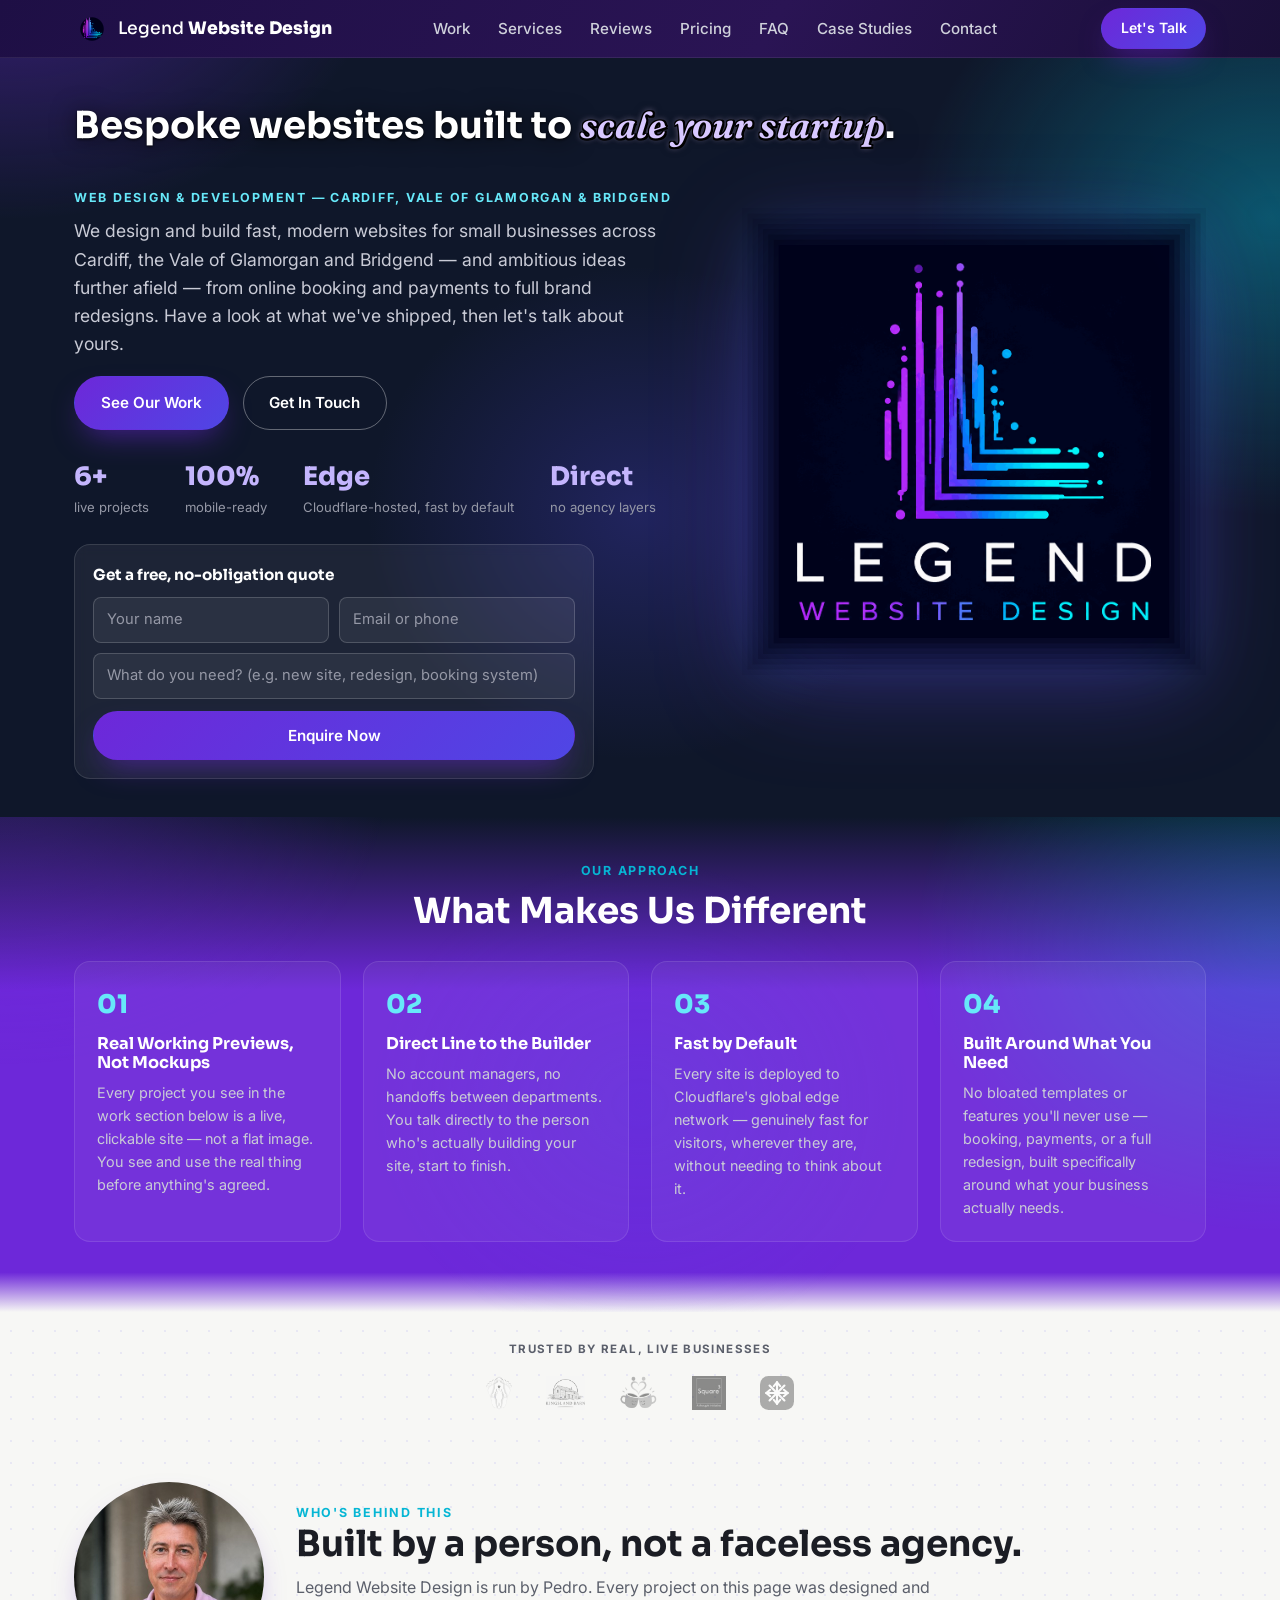
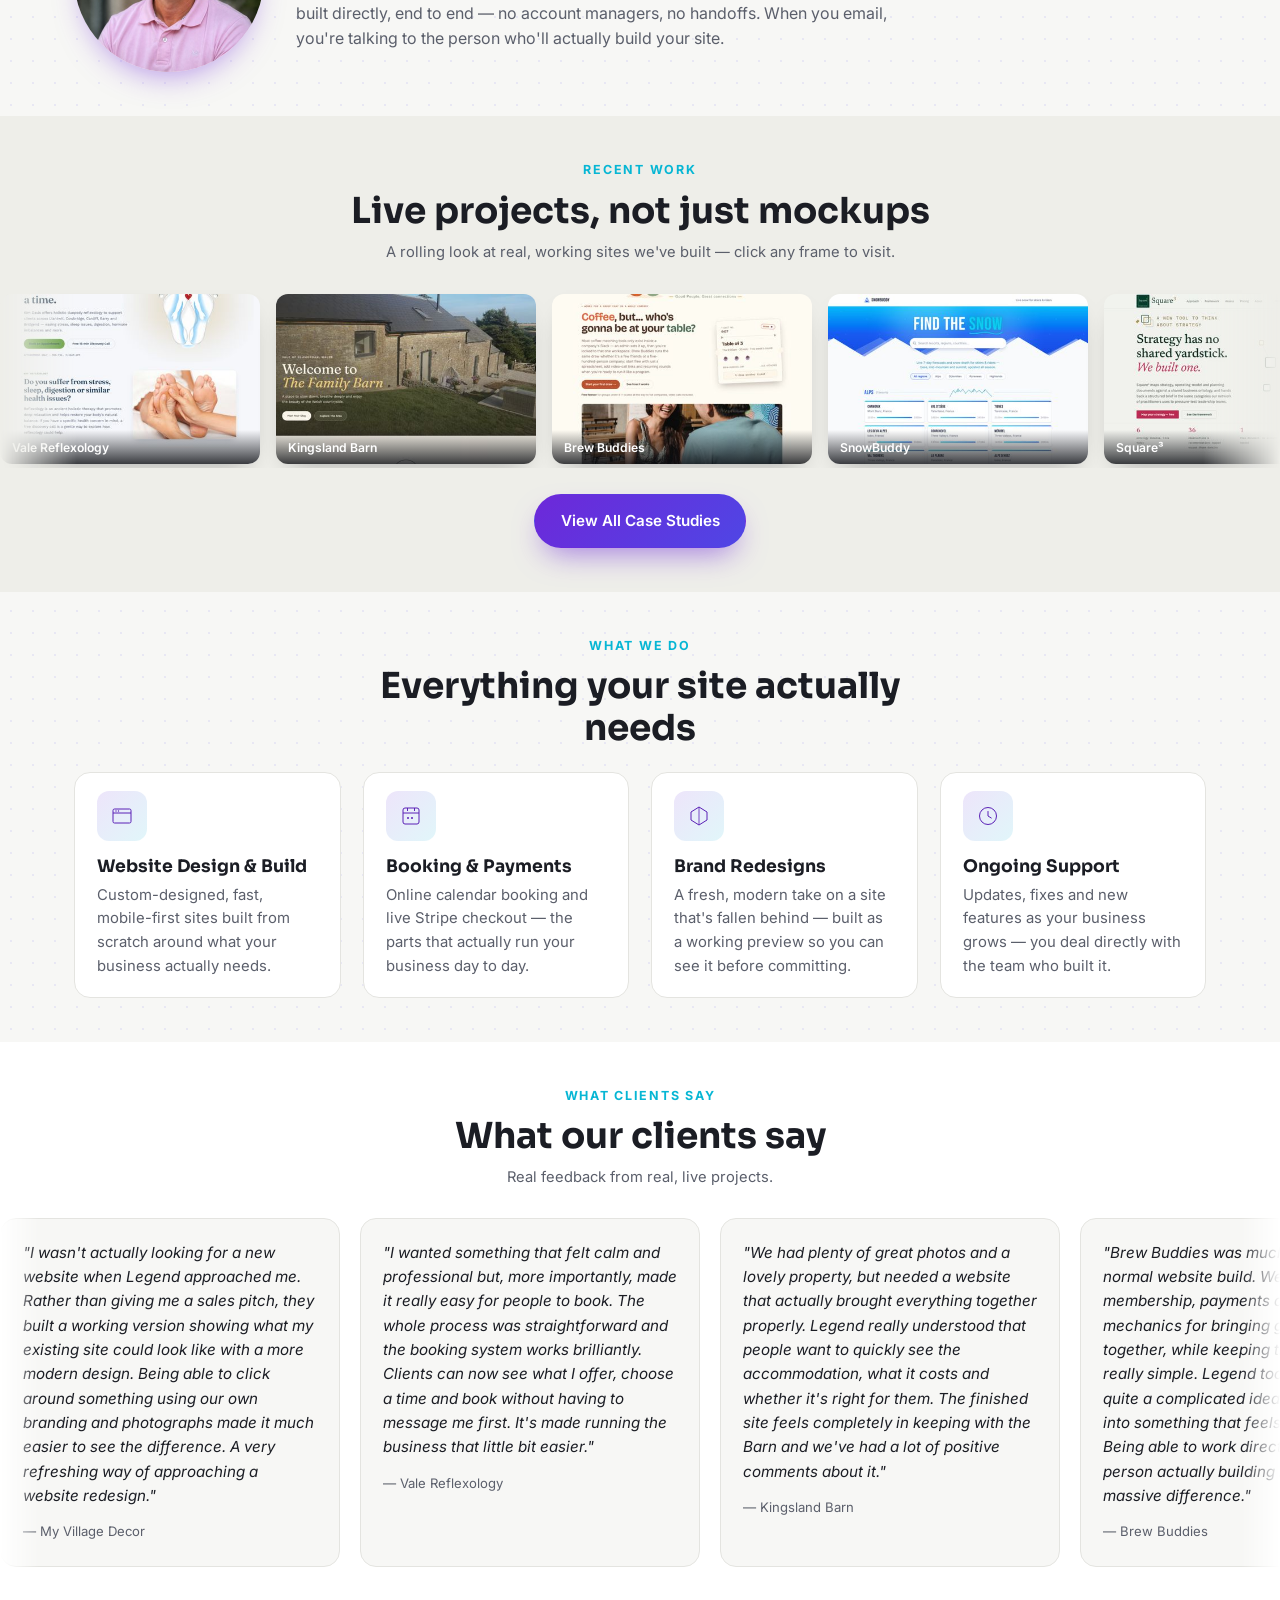
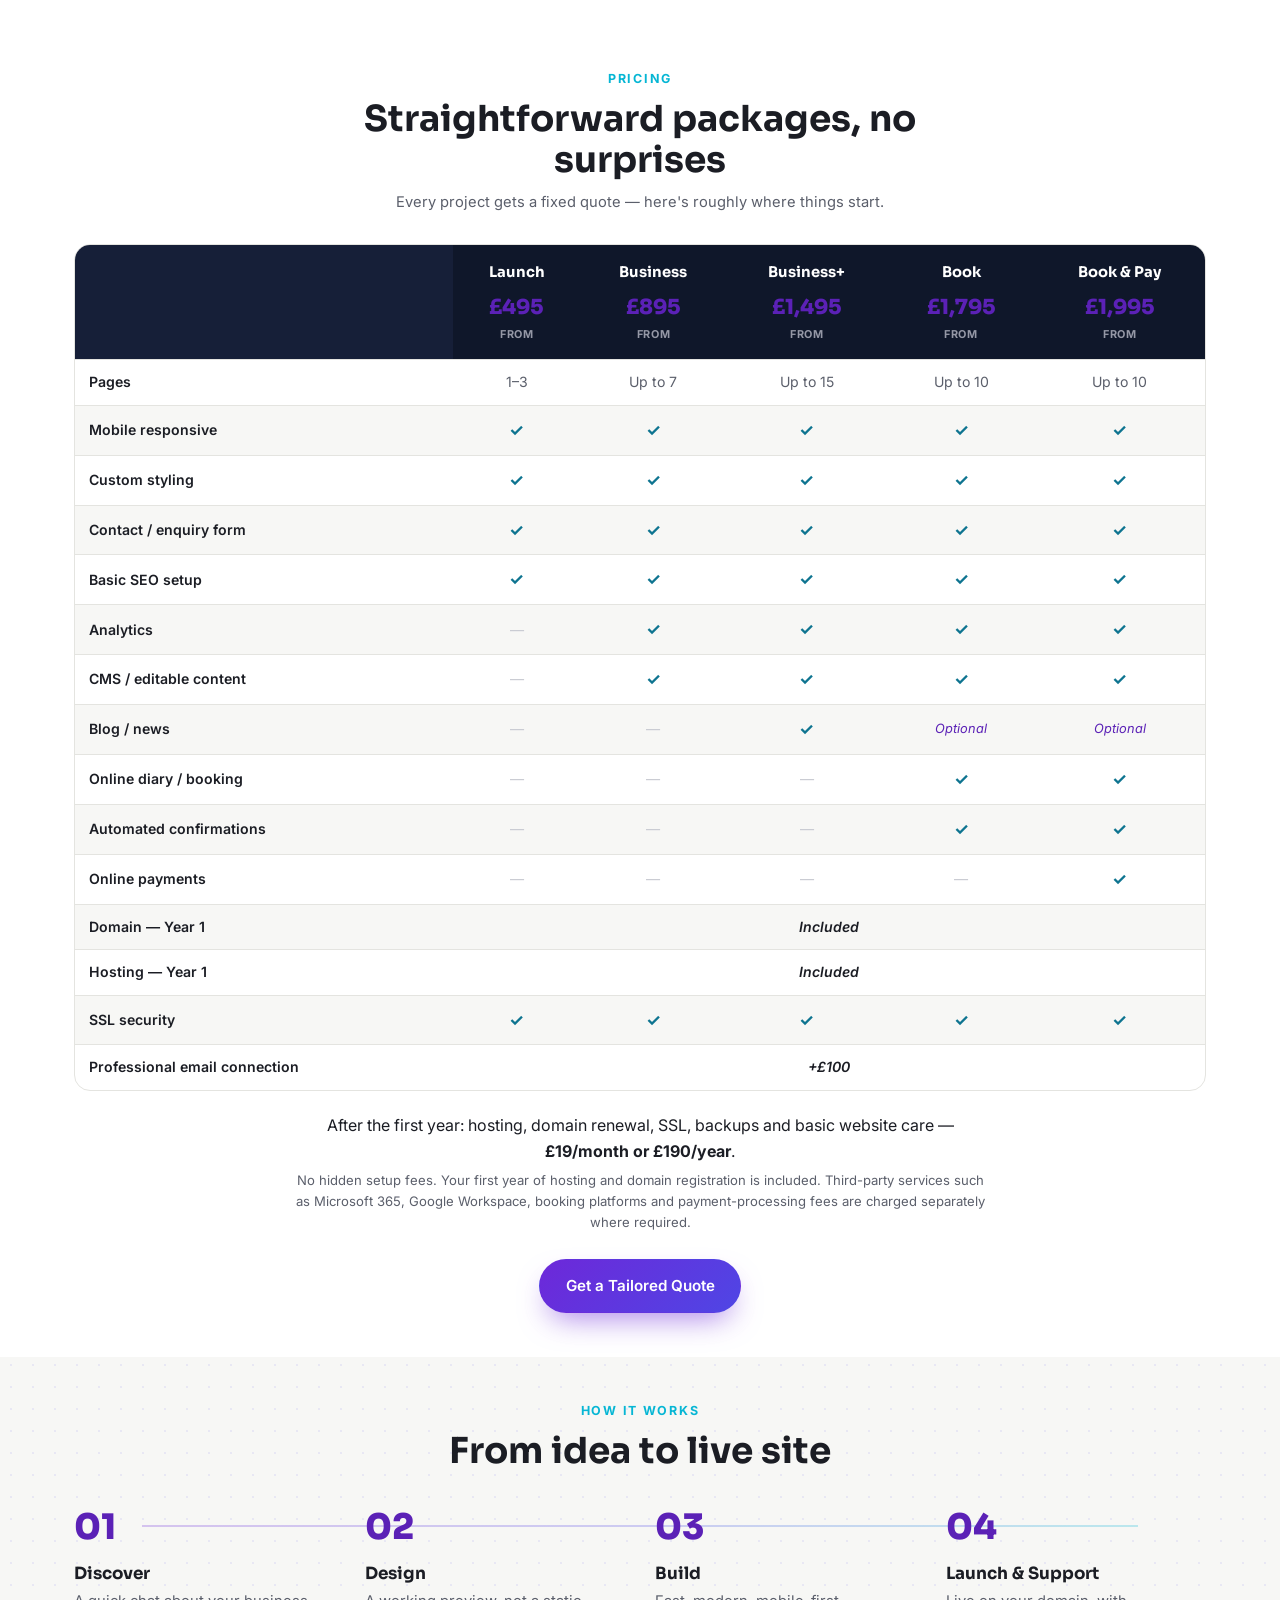
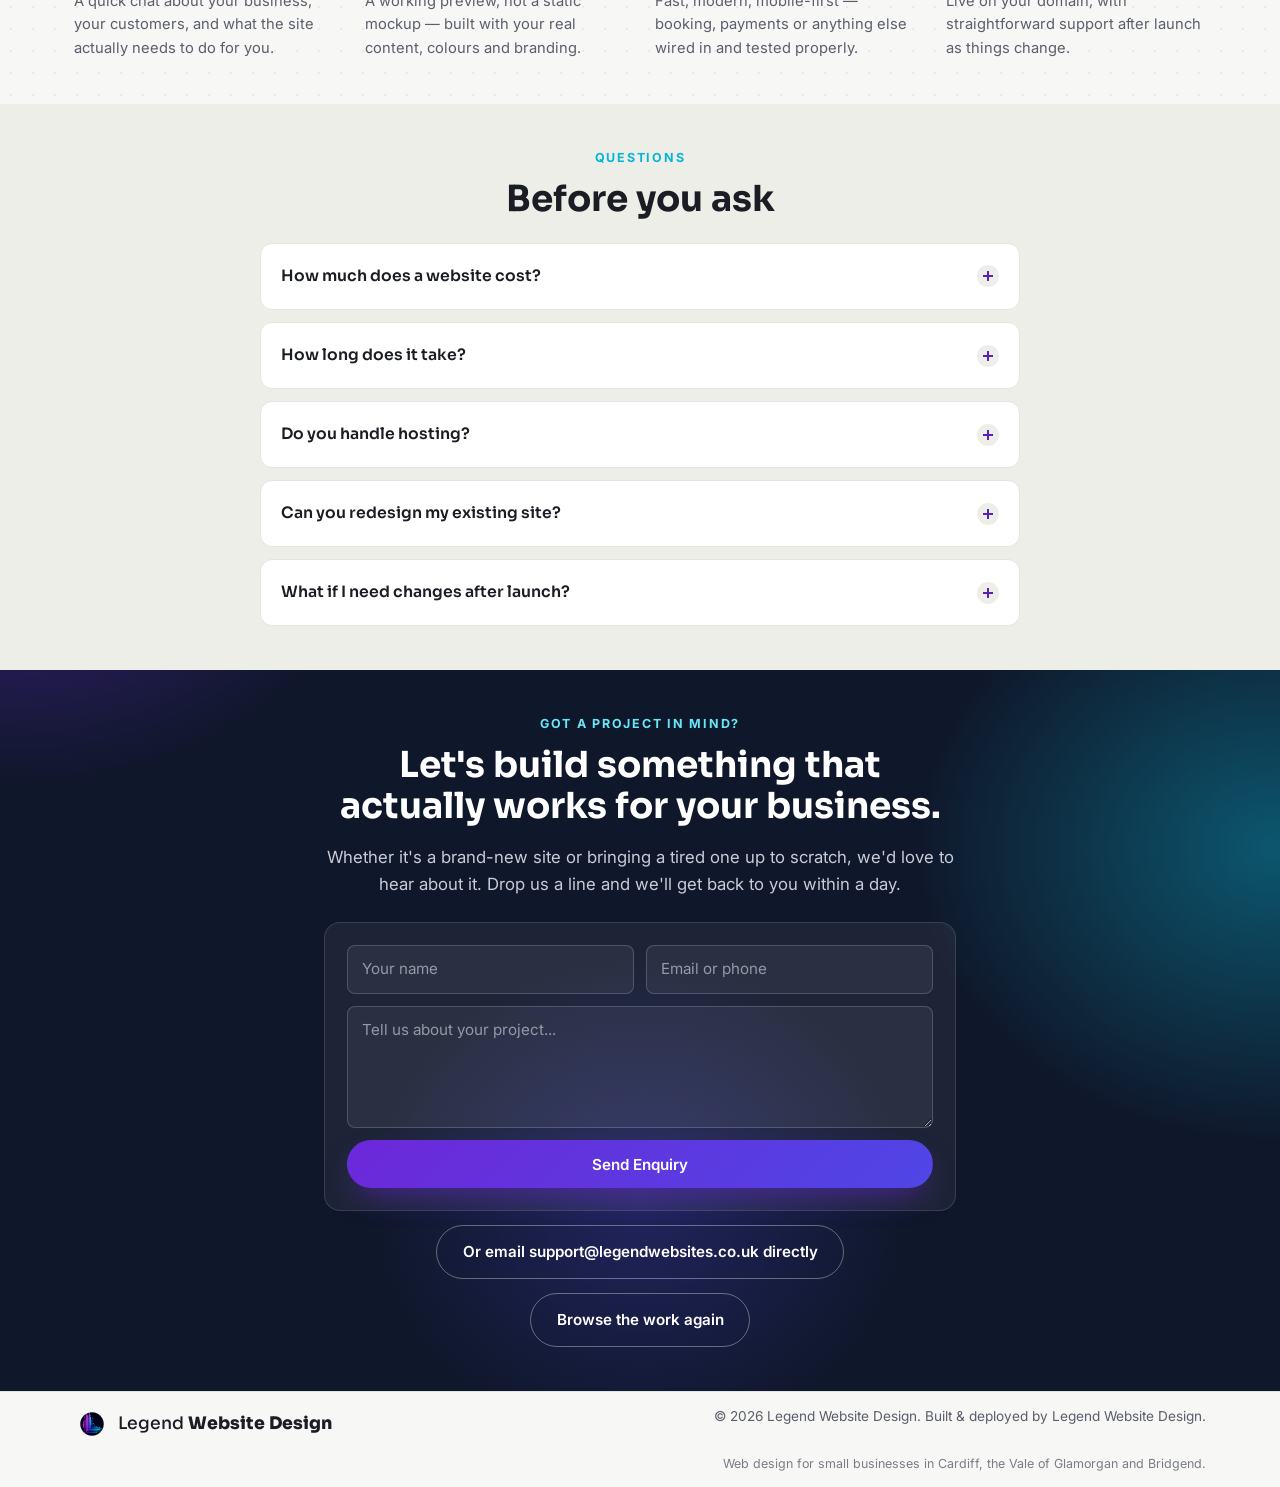
<file: website/index.html>
<!DOCTYPE html>
<html lang="en">
<head>
<meta charset="UTF-8">
<meta name="viewport" content="width=device-width, initial-scale=1.0">
<title>Web Designer in Cardiff, Vale of Glamorgan &amp; Bridgend | Legend Website Design</title>
<meta name="description" content="Legend Website Design builds fast, modern websites for small businesses across Cardiff, the Vale of Glamorgan and Bridgend — booking systems, online payments and full brand redesigns, with fixed quotes and real, working previews.">
<meta name="robots" content="index, follow">
<link rel="canonical" href="https://www.legendwebsites.co.uk/">
<meta name="theme-color" content="#0f172a">

<meta property="og:type" content="website">
<meta property="og:site_name" content="Legend Website Design">
<meta property="og:locale" content="en_GB">
<meta property="og:url" content="https://www.legendwebsites.co.uk/">
<meta property="og:title" content="Web Designer in Cardiff, Vale of Glamorgan &amp; Bridgend | Legend Website Design">
<meta property="og:description" content="Fast, modern websites for small businesses across Cardiff, the Vale of Glamorgan and Bridgend — booking systems, online payments and full brand redesigns.">
<meta property="og:image" content="https://www.legendwebsites.co.uk/assets/og-image.jpg">
<meta property="og:image:width" content="1200">
<meta property="og:image:height" content="630">

<meta name="twitter:card" content="summary_large_image">
<meta name="twitter:title" content="Web Designer in Cardiff, Vale of Glamorgan &amp; Bridgend | Legend Website Design">
<meta name="twitter:description" content="Fast, modern websites for small businesses across Cardiff, the Vale of Glamorgan and Bridgend — booking systems, online payments and full brand redesigns.">
<meta name="twitter:image" content="https://www.legendwebsites.co.uk/assets/og-image.jpg">

<link rel="icon" href="/favicon.ico" sizes="any">
<link rel="icon" type="image/png" href="assets/favicon-dark-32.png" media="(prefers-color-scheme: dark)">
<link rel="icon" type="image/png" href="assets/favicon-light-32.png" media="(prefers-color-scheme: light)">
<link rel="icon" type="image/png" sizes="192x192" href="assets/favicon-dark-192.png">
<link rel="apple-touch-icon" href="assets/apple-touch-icon.png">
<link rel="preconnect" href="https://fonts.googleapis.com">
<link rel="preconnect" href="https://fonts.gstatic.com" crossorigin>
<link href="https://fonts.googleapis.com/css2?family=Sora:wght@400;500;600;700;800&family=Inter:wght@400;500;600;700&family=Fraunces:ital,wght@1,500;1,600&display=swap" rel="stylesheet">
<link rel="stylesheet" href="styles.css?v=20261007">
<script type="application/ld+json">
{
  "@context": "https://schema.org",
  "@type": "ProfessionalService",
  "name": "Legend Website Design",
  "description": "UK web design and development studio building fast, modern websites for small businesses — booking systems, online payments and full brand redesigns.",
  "url": "https://www.legendwebsites.co.uk/",
  "image": "https://www.legendwebsites.co.uk/assets/og-image.jpg",
  "email": "support@legendwebsites.co.uk",
  "areaServed": [
    { "@type": "City", "name": "Cardiff" },
    { "@type": "AdministrativeArea", "name": "Vale of Glamorgan" },
    { "@type": "City", "name": "Bridgend" }
  ],
  "priceRange": "£495-£2000",
  "makesOffer": [
    { "@type": "Offer", "itemOffered": { "@type": "Service", "name": "Website Design & Build" } },
    { "@type": "Offer", "itemOffered": { "@type": "Service", "name": "Booking & Payments Integration" } },
    { "@type": "Offer", "itemOffered": { "@type": "Service", "name": "Brand Redesigns" } },
    { "@type": "Offer", "itemOffered": { "@type": "Service", "name": "Ongoing Website Support" } }
  ]
}
</script>
<script type="application/ld+json">
{
  "@context": "https://schema.org",
  "@type": "FAQPage",
  "mainEntity": [
    {
      "@type": "Question",
      "name": "How much does a website cost?",
      "acceptedAnswer": { "@type": "Answer", "text": "Every project gets a fixed quote based on what you actually need — a simple site costs a lot less than one with booking and payments built in. Get in touch for a free, no-obligation quote before anything's agreed." }
    },
    {
      "@type": "Question",
      "name": "How long does it take?",
      "acceptedAnswer": { "@type": "Answer", "text": "Most small business sites go from first chat to live site in a couple of weeks, depending on scope and how quickly we get your content and feedback." }
    },
    {
      "@type": "Question",
      "name": "Do you handle hosting?",
      "acceptedAnswer": { "@type": "Answer", "text": "Yes — every site is deployed on Cloudflare's global network, fast by default, with hosting handled for you as part of the build." }
    },
    {
      "@type": "Question",
      "name": "Can you redesign my existing site?",
      "acceptedAnswer": { "@type": "Answer", "text": "Yes — that's exactly what the My Village Decor project in the work section is: a full redesign concept built as a real, working preview before anything's agreed." }
    },
    {
      "@type": "Question",
      "name": "What if I need changes after launch?",
      "acceptedAnswer": { "@type": "Answer", "text": "Ongoing updates and support are available whenever you need them — you deal directly with whoever built your site, not a support queue." }
    }
  ]
}
</script>
</head>
<body>

<header class="site-header" id="top">
  <div class="wrap header-inner">
    <a class="brand" href="#top">
      <img src="assets/logo-circle-120.png" alt="" class="brand-mark" aria-hidden="true">
      <span class="brand-text">Legend <strong>Website Design</strong></span>
    </a>
    <nav class="main-nav" aria-label="Primary">
      <a href="#work">Work</a>
      <a href="#services">Services</a>
      <a href="#reviews">Reviews</a>
      <a href="#pricing">Pricing</a>
      <a href="#faq">FAQ</a>
      <a href="/case-studies">Case Studies</a>
      <a href="#contact">Contact</a>
    </nav>
    <a href="#contact" class="btn btn-primary btn-sm header-cta">Let's Talk</a>
    <button class="nav-toggle" aria-label="Open menu" aria-expanded="false" id="navToggle">
      <span></span><span></span><span></span>
    </button>
  </div>
</header>

<main>

  <section class="hero">
    <div class="hero-glow" aria-hidden="true"></div>
    <div class="wrap hero-inner">
      <h1 class="hero-heading">Bespoke websites built to <span class="rotate-word" id="rotateWord">tell your story</span>.</h1>
      <div class="hero-copy">
        <p class="eyebrow">Web design &amp; development — Cardiff, Vale of Glamorgan &amp; Bridgend</p>
        <p class="hero-lede">We design and build fast, modern websites for small businesses across Cardiff, the Vale of Glamorgan and Bridgend — and ambitious ideas further afield — from online booking and payments to full brand redesigns. Have a look at what we've shipped, then let's talk about yours.</p>
        <div class="hero-actions">
          <a href="#work" class="btn btn-primary">See Our Work</a>
          <a href="#contact" class="btn btn-outline">Get In Touch</a>
        </div>
        <ul class="hero-stats">
          <li><strong>6+</strong><span>live projects</span></li>
          <li><strong>100%</strong><span>mobile-ready</span></li>
          <li><strong>Edge</strong><span>Cloudflare-hosted, fast by default</span></li>
          <li><strong>Direct</strong><span>no agency layers</span></li>
        </ul>

        <form class="quickform" id="heroQuickform">
          <p class="quickform-title">Get a free, no-obligation quote</p>
          <div class="quickform-row">
            <label class="sr-only" for="qfName">Your name</label>
            <input id="qfName" type="text" name="name" placeholder="Your name" required>
            <label class="sr-only" for="qfContact">Email or phone</label>
            <input id="qfContact" type="text" name="contact" placeholder="Email or phone" required>
          </div>
          <label class="sr-only" for="qfNeed">What do you need?</label>
          <input id="qfNeed" type="text" name="need" placeholder="What do you need? (e.g. new site, redesign, booking system)">
          <button type="submit" class="btn btn-primary btn-block">Enquire Now</button>
        </form>
      </div>
      <div class="hero-visual">
        <img src="assets/hero-logo.png" alt="Legend Website Design" class="hero-logo-img">
      </div>
    </div>
  </section>

  <section class="different">
    <div class="hero-glow hero-glow-different" aria-hidden="true"></div>
    <div class="wrap">
      <p class="eyebrow center">Our approach</p>
      <h2 class="section-title center">What Makes Us Different</h2>
      <div class="different-grid">
        <div class="different-card">
          <span class="different-num">01</span>
          <h3>Real Working Previews, Not Mockups</h3>
          <p>Every project you see in the work section below is a live, clickable site — not a flat image. You see and use the real thing before anything's agreed.</p>
        </div>
        <div class="different-card">
          <span class="different-num">02</span>
          <h3>Direct Line to the Builder</h3>
          <p>No account managers, no handoffs between departments. You talk directly to the person who's actually building your site, start to finish.</p>
        </div>
        <div class="different-card">
          <span class="different-num">03</span>
          <h3>Fast by Default</h3>
          <p>Every site is deployed to Cloudflare's global edge network — genuinely fast for visitors, wherever they are, without needing to think about it.</p>
        </div>
        <div class="different-card">
          <span class="different-num">04</span>
          <h3>Built Around What You Need</h3>
          <p>No bloated templates or features you'll never use — booking, payments, or a full redesign, built specifically around what your business actually needs.</p>
        </div>
      </div>
    </div>
  </section>

  <section class="trustbar">
    <div class="wrap">
      <p class="trustbar-label">Trusted by real, live businesses</p>
      <div class="trustbar-logos">
        <img src="assets/vale-logo.png" alt="Vale Reflexology">
        <img src="assets/barn-logo.png" alt="Kingsland Barn">
        <img src="assets/brewbuddies-logo.png" alt="Brew Buddies">
        <img src="assets/square3-logo.png" alt="Square³">
        <img src="assets/snowbuddy-logo.svg" alt="SnowBuddy">
      </div>
    </div>
  </section>

  <section class="about-mini" id="about">
    <div class="wrap about-mini-inner">
      <img class="about-avatar" src="assets/pedro-headshot.jpg" alt="Pedro, founder of Legend Website Design">
      <div class="about-mini-copy">
        <p class="eyebrow">Who's behind this</p>
        <h2 class="section-title">Built by a person, not a faceless agency.</h2>
        <p>Legend Website Design is run by Pedro. Every project on this page was designed and built directly, end to end — no account managers, no handoffs. When you email, you're talking to the person who'll actually build your site.</p>
      </div>
    </div>
  </section>

  <section class="work" id="work">
    <div class="wrap">
      <p class="eyebrow center">Recent work</p>
      <h2 class="section-title center">Live projects, not just mockups</h2>
      <p class="section-note center">A rolling look at real, working sites we've built — click any frame to visit.</p>
    </div>

    <div class="filmstrip-outer">
      <div class="filmstrip-track" id="filmstripTrack">
        <a class="filmstrip-tile" href="https://www.valereflexology.com" target="_blank" rel="noopener"><img src="assets/vale-mq1.jpg" alt="" loading="lazy"><span>Vale Reflexology</span></a>
        <a class="filmstrip-tile" href="https://kingslandbarn.co.uk" target="_blank" rel="noopener"><img src="assets/barn-mq1.jpg" alt="" loading="lazy"><span>Kingsland Barn</span></a>
        <a class="filmstrip-tile" href="https://www.brew-buddies.com" target="_blank" rel="noopener"><img src="assets/brewbuddies-mq1.jpg" alt="" loading="lazy"><span>Brew Buddies</span></a>
        <a class="filmstrip-tile" href="https://www.snowbuddy.co.uk" target="_blank" rel="noopener"><img src="assets/snowbuddy-mq1.jpg" alt="" loading="lazy"><span>SnowBuddy</span></a>
        <a class="filmstrip-tile" href="https://square3.co.uk" target="_blank" rel="noopener"><img src="assets/square3-mq1.jpg" alt="" loading="lazy"><span>Square³</span></a>
        <a class="filmstrip-tile" href="https://myvillagedecor.legendwebsites.co.uk" target="_blank" rel="noopener"><img src="assets/myvillagedecor-mq1.jpg" alt="" loading="lazy"><span>My Village Decor</span></a>
        <a class="filmstrip-tile" href="https://kingslandbarn.co.uk" target="_blank" rel="noopener"><img src="assets/barn-mq2.jpg" alt="" loading="lazy"><span>Kingsland Barn</span></a>
        <a class="filmstrip-tile" href="https://www.snowbuddy.co.uk" target="_blank" rel="noopener"><img src="assets/snowbuddy-mq2.jpg" alt="" loading="lazy"><span>SnowBuddy</span></a>
        <a class="filmstrip-tile" href="https://www.valereflexology.com" target="_blank" rel="noopener"><img src="assets/vale-mq2.jpg" alt="" loading="lazy"><span>Vale Reflexology</span></a>
        <a class="filmstrip-tile" href="https://myvillagedecor.legendwebsites.co.uk" target="_blank" rel="noopener"><img src="assets/myvillagedecor-mq2.jpg" alt="" loading="lazy"><span>My Village Decor</span></a>
        <a class="filmstrip-tile" href="https://square3.co.uk" target="_blank" rel="noopener"><img src="assets/square3-mq2.jpg" alt="" loading="lazy"><span>Square³</span></a>
        <a class="filmstrip-tile" href="https://www.brew-buddies.com" target="_blank" rel="noopener"><img src="assets/brewbuddies-mq2.jpg" alt="" loading="lazy"><span>Brew Buddies</span></a>
        <a class="filmstrip-tile" href="https://square3.co.uk" target="_blank" rel="noopener"><img src="assets/square3-mq3.jpg" alt="" loading="lazy"><span>Square³</span></a>
        <a class="filmstrip-tile" href="https://www.valereflexology.com" target="_blank" rel="noopener"><img src="assets/vale-mq3.jpg" alt="" loading="lazy"><span>Vale Reflexology</span></a>
        <a class="filmstrip-tile" href="https://kingslandbarn.co.uk" target="_blank" rel="noopener"><img src="assets/barn-mq3.jpg" alt="" loading="lazy"><span>Kingsland Barn</span></a>
        <a class="filmstrip-tile" href="https://myvillagedecor.legendwebsites.co.uk" target="_blank" rel="noopener"><img src="assets/myvillagedecor-mq3.jpg" alt="" loading="lazy"><span>My Village Decor</span></a>
        <a class="filmstrip-tile" href="https://www.snowbuddy.co.uk" target="_blank" rel="noopener"><img src="assets/snowbuddy-mq3.jpg" alt="" loading="lazy"><span>SnowBuddy</span></a>
        <a class="filmstrip-tile" href="https://www.brew-buddies.com" target="_blank" rel="noopener"><img src="assets/brewbuddies-mq3.jpg" alt="" loading="lazy"><span>Brew Buddies</span></a>
      </div>
    </div>

    <div class="wrap">
      <div class="pricing-cta"><a href="/case-studies" class="btn btn-primary">View All Case Studies</a></div>
    </div>
  </section>

  <section class="services" id="services">
    <div class="wrap">
      <p class="eyebrow center">What we do</p>
      <h2 class="section-title center">Everything your site actually needs</h2>
      <div class="service-grid">
        <article class="service-card">
          <div class="service-icon">
            <svg viewBox="0 0 48 48" fill="none"><rect x="6" y="10" width="36" height="28" rx="3" stroke="currentColor" stroke-width="2"/><path d="M6 18h36" stroke="currentColor" stroke-width="2"/><circle cx="12" cy="14" r="1.4" fill="currentColor"/><circle cx="17" cy="14" r="1.4" fill="currentColor"/></svg>
          </div>
          <h3>Website Design &amp; Build</h3>
          <p>Custom-designed, fast, mobile-first sites built from scratch around what your business actually needs.</p>
        </article>
        <article class="service-card">
          <div class="service-icon">
            <svg viewBox="0 0 48 48" fill="none"><rect x="8" y="8" width="32" height="32" rx="4" stroke="currentColor" stroke-width="2"/><path d="M8 18h32M17 8v6M31 8v6" stroke="currentColor" stroke-width="2"/><circle cx="18" cy="28" r="2" fill="currentColor"/><circle cx="26" cy="28" r="2" fill="currentColor"/></svg>
          </div>
          <h3>Booking &amp; Payments</h3>
          <p>Online calendar booking and live Stripe checkout — the parts that actually run your business day to day.</p>
        </article>
        <article class="service-card">
          <div class="service-icon">
            <svg viewBox="0 0 48 48" fill="none"><path d="M24 6 40 16v16L24 42 8 32V16Z" stroke="currentColor" stroke-width="2"/><path d="M24 6v36" stroke="currentColor" stroke-width="1.6"/></svg>
          </div>
          <h3>Brand Redesigns</h3>
          <p>A fresh, modern take on a site that's fallen behind — built as a working preview so you can see it before committing.</p>
        </article>
        <article class="service-card">
          <div class="service-icon">
            <svg viewBox="0 0 48 48" fill="none"><circle cx="24" cy="24" r="17" stroke="currentColor" stroke-width="2"/><path d="M24 15v9l6.5 4" stroke="currentColor" stroke-width="2" stroke-linecap="round"/></svg>
          </div>
          <h3>Ongoing Support</h3>
          <p>Updates, fixes and new features as your business grows — you deal directly with the team who built it.</p>
        </article>
      </div>
    </div>
  </section>

  <section class="testimonials" id="reviews">
    <div class="wrap">
      <p class="eyebrow center">What clients say</p>
      <h2 class="section-title center">What our clients say</h2>
      <p class="section-note center">Real feedback from real, live projects.</p>
    </div>
    <div class="testimonial-scroll-outer">
      <div class="testimonial-scroll" id="testimonialScroll">
        <blockquote class="testimonial-card">
          <p>"I wasn't actually looking for a new website when Legend approached me. Rather than giving me a sales pitch, they built a working version showing what my existing site could look like with a more modern design. Being able to click around something using our own branding and photographs made it much easier to see the difference. A very refreshing way of approaching a website redesign."</p>
          <cite>— My Village Decor</cite>
        </blockquote>
        <blockquote class="testimonial-card">
          <p>"I wanted something that felt calm and professional but, more importantly, made it really easy for people to book. The whole process was straightforward and the booking system works brilliantly. Clients can now see what I offer, choose a time and book without having to message me first. It's made running the business that little bit easier."</p>
          <cite>— Vale Reflexology</cite>
        </blockquote>
        <blockquote class="testimonial-card">
          <p>"We had plenty of great photos and a lovely property, but needed a website that actually brought everything together properly. Legend really understood that people want to quickly see the accommodation, what it costs and whether it's right for them. The finished site feels completely in keeping with the Barn and we've had a lot of positive comments about it."</p>
          <cite>— Kingsland Barn</cite>
        </blockquote>
        <blockquote class="testimonial-card">
          <p>"Brew Buddies was much more than a normal website build. We needed membership, payments and the mechanics for bringing groups of people together, while keeping the front end really simple. Legend took what was quite a complicated idea and turned it into something that feels easy to use. Being able to work directly with the person actually building it made a massive difference."</p>
          <cite>— Brew Buddies</cite>
        </blockquote>
        <blockquote class="testimonial-card">
          <p>"I had an idea for making ski and snow information much easier to use, but turning that into a working website was the difficult bit. Legend built the site around live resort and forecast data and made something quite technical feel simple from the user's side. It's fast, clean and does exactly what I originally had in my head."</p>
          <cite>— SnowBuddy</cite>
        </blockquote>
        <blockquote class="testimonial-card">
          <p>"We needed a site that could explain a fairly complex strategy proposition without drowning people in consultancy language. Legend challenged us on what actually needed to be on the page and how someone unfamiliar with Square³ would understand it. The result is much sharper, clearer and more credible than where we started."</p>
          <cite>— Square³</cite>
        </blockquote>
      </div>
    </div>
  </section>

  <section class="pricing" id="pricing">
    <div class="wrap">
      <p class="eyebrow center">Pricing</p>
      <h2 class="section-title center">Straightforward packages, no surprises</h2>
      <p class="section-note center">Every project gets a fixed quote — here's roughly where things start.</p>

      <div class="pricing-table-wrap">
        <table class="pricing-table">
          <thead>
            <tr>
              <th scope="col" class="pricing-row-label"></th>
              <th scope="col">
                <span class="pt-tier">Launch</span>
                <span class="pt-price">£495</span>
                <span class="pt-price-note">from</span>
              </th>
              <th scope="col">
                <span class="pt-tier">Business</span>
                <span class="pt-price">£895</span>
                <span class="pt-price-note">from</span>
              </th>
              <th scope="col">
                <span class="pt-tier">Business+</span>
                <span class="pt-price">£1,495</span>
                <span class="pt-price-note">from</span>
              </th>
              <th scope="col">
                <span class="pt-tier">Book</span>
                <span class="pt-price">£1,795</span>
                <span class="pt-price-note">from</span>
              </th>
              <th scope="col">
                <span class="pt-tier">Book &amp; Pay</span>
                <span class="pt-price">£1,995</span>
                <span class="pt-price-note">from</span>
              </th>
            </tr>
          </thead>
          <tbody>
            <tr>
              <th scope="row">Pages</th>
              <td>1–3</td>
              <td>Up to 7</td>
              <td>Up to 15</td>
              <td>Up to 10</td>
              <td>Up to 10</td>
            </tr>
            <tr>
              <th scope="row">Mobile responsive</th>
              <td class="yes">✓</td><td class="yes">✓</td><td class="yes">✓</td><td class="yes">✓</td><td class="yes">✓</td>
            </tr>
            <tr>
              <th scope="row">Custom styling</th>
              <td class="yes">✓</td><td class="yes">✓</td><td class="yes">✓</td><td class="yes">✓</td><td class="yes">✓</td>
            </tr>
            <tr>
              <th scope="row">Contact / enquiry form</th>
              <td class="yes">✓</td><td class="yes">✓</td><td class="yes">✓</td><td class="yes">✓</td><td class="yes">✓</td>
            </tr>
            <tr>
              <th scope="row">Basic SEO setup</th>
              <td class="yes">✓</td><td class="yes">✓</td><td class="yes">✓</td><td class="yes">✓</td><td class="yes">✓</td>
            </tr>
            <tr>
              <th scope="row">Analytics</th>
              <td class="no">—</td><td class="yes">✓</td><td class="yes">✓</td><td class="yes">✓</td><td class="yes">✓</td>
            </tr>
            <tr>
              <th scope="row">CMS / editable content</th>
              <td class="no">—</td><td class="yes">✓</td><td class="yes">✓</td><td class="yes">✓</td><td class="yes">✓</td>
            </tr>
            <tr>
              <th scope="row">Blog / news</th>
              <td class="no">—</td><td class="no">—</td><td class="yes">✓</td><td class="opt">Optional</td><td class="opt">Optional</td>
            </tr>
            <tr>
              <th scope="row">Online diary / booking</th>
              <td class="no">—</td><td class="no">—</td><td class="no">—</td><td class="yes">✓</td><td class="yes">✓</td>
            </tr>
            <tr>
              <th scope="row">Automated confirmations</th>
              <td class="no">—</td><td class="no">—</td><td class="no">—</td><td class="yes">✓</td><td class="yes">✓</td>
            </tr>
            <tr>
              <th scope="row">Online payments</th>
              <td class="no">—</td><td class="no">—</td><td class="no">—</td><td class="no">—</td><td class="yes">✓</td>
            </tr>
            <tr>
              <th scope="row">Domain — Year 1</th>
              <td colspan="5" class="spanned">Included</td>
            </tr>
            <tr>
              <th scope="row">Hosting — Year 1</th>
              <td colspan="5" class="spanned">Included</td>
            </tr>
            <tr>
              <th scope="row">SSL security</th>
              <td class="yes">✓</td><td class="yes">✓</td><td class="yes">✓</td><td class="yes">✓</td><td class="yes">✓</td>
            </tr>
            <tr>
              <th scope="row">Professional email connection</th>
              <td colspan="5" class="spanned">+£100</td>
            </tr>
          </tbody>
        </table>
      </div>

      <p class="pricing-aftercare">After the first year: hosting, domain renewal, SSL, backups and basic website care — <strong>£19/month or £190/year</strong>.</p>
      <p class="pricing-disclaimer">No hidden setup fees. Your first year of hosting and domain registration is included. Third-party services such as Microsoft 365, Google Workspace, booking platforms and payment-processing fees are charged separately where required.</p>

      <div class="pricing-cta"><a href="#contact" class="btn btn-primary">Get a Tailored Quote</a></div>
    </div>
  </section>

  <section class="process" id="process">
    <div class="wrap">
      <p class="eyebrow center">How it works</p>
      <h2 class="section-title center">From idea to live site</h2>
      <div class="process-grid">
        <div class="process-step">
          <span class="process-num">01</span>
          <h3>Discover</h3>
          <p>A quick chat about your business, your customers, and what the site actually needs to do for you.</p>
        </div>
        <div class="process-step">
          <span class="process-num">02</span>
          <h3>Design</h3>
          <p>A working preview, not a static mockup — built with your real content, colours and branding.</p>
        </div>
        <div class="process-step">
          <span class="process-num">03</span>
          <h3>Build</h3>
          <p>Fast, modern, mobile-first — booking, payments or anything else wired in and tested properly.</p>
        </div>
        <div class="process-step">
          <span class="process-num">04</span>
          <h3>Launch &amp; Support</h3>
          <p>Live on your domain, with straightforward support after launch as things change.</p>
        </div>
      </div>
    </div>
  </section>

  <section class="faq" id="faq">
    <div class="wrap">
      <p class="eyebrow center">Questions</p>
      <h2 class="section-title center">Before you ask</h2>
      <div class="faq-list">
        <details class="faq-item">
          <summary>How much does a website cost?<span class="faq-icon" aria-hidden="true"></span></summary>
          <p>Every project gets a fixed quote based on what you actually need — a simple site costs a lot less than one with booking and payments built in. Get in touch for a free, no-obligation quote before anything's agreed.</p>
        </details>
        <details class="faq-item">
          <summary>How long does it take?<span class="faq-icon" aria-hidden="true"></span></summary>
          <p>Most small business sites go from first chat to live site in a couple of weeks, depending on scope and how quickly we get your content and feedback.</p>
        </details>
        <details class="faq-item">
          <summary>Do you handle hosting?<span class="faq-icon" aria-hidden="true"></span></summary>
          <p>Yes — every site is deployed on Cloudflare's global network, fast by default, with hosting handled for you as part of the build.</p>
        </details>
        <details class="faq-item">
          <summary>Can you redesign my existing site?<span class="faq-icon" aria-hidden="true"></span></summary>
          <p>Yes — that's exactly what the My Village Decor project in the work section is: a full redesign concept built as a real, working preview before anything's agreed.</p>
        </details>
        <details class="faq-item">
          <summary>What if I need changes after launch?<span class="faq-icon" aria-hidden="true"></span></summary>
          <p>Ongoing updates and support are available whenever you need them — you deal directly with whoever built your site, not a support queue.</p>
        </details>
      </div>
    </div>
  </section>

  <section class="contact" id="contact">
    <div class="hero-glow hero-glow-contact" aria-hidden="true"></div>
    <div class="wrap contact-inner">
      <p class="eyebrow">Got a project in mind?</p>
      <h2 class="section-title">Let's build something that actually works for your business.</h2>
      <p class="contact-lede">Whether it's a brand-new site or bringing a tired one up to scratch, we'd love to hear about it. Drop us a line and we'll get back to you within a day.</p>
      <form class="contact-form" id="contactForm">
        <div class="contact-form-row">
          <label class="sr-only" for="cfName">Your name</label>
          <input id="cfName" type="text" name="name" placeholder="Your name" required>
          <label class="sr-only" for="cfContact">Email or phone</label>
          <input id="cfContact" type="text" name="contact" placeholder="Email or phone" required>
        </div>
        <label class="sr-only" for="cfMessage">Tell us about your project</label>
        <textarea id="cfMessage" name="message" rows="4" placeholder="Tell us about your project..."></textarea>
        <button type="submit" class="btn btn-primary btn-block">Send Enquiry</button>
      </form>
      <div class="contact-actions">
        <a href="mailto:support@legendwebsites.co.uk?subject=New%20project%20enquiry" class="btn btn-outline">Or email support@legendwebsites.co.uk directly</a>
        <a href="#work" class="btn btn-outline">Browse the work again</a>
      </div>
    </div>
  </section>

</main>

<footer class="site-footer">
  <div class="wrap footer-inner">
    <a class="brand" href="#top">
      <img src="assets/logo-circle-120.png" alt="" class="brand-mark" aria-hidden="true">
      <span class="brand-text">Legend <strong>Website Design</strong></span>
    </a>
    <p>&copy; <span id="year"></span> Legend Website Design. Built &amp; deployed by Legend Website Design.</p>
    <p class="footer-areas">Web design for small businesses in Cardiff, the Vale of Glamorgan and Bridgend.</p>
  </div>
</footer>

<script src="script.js"></script>
</body>
</html>
</file>
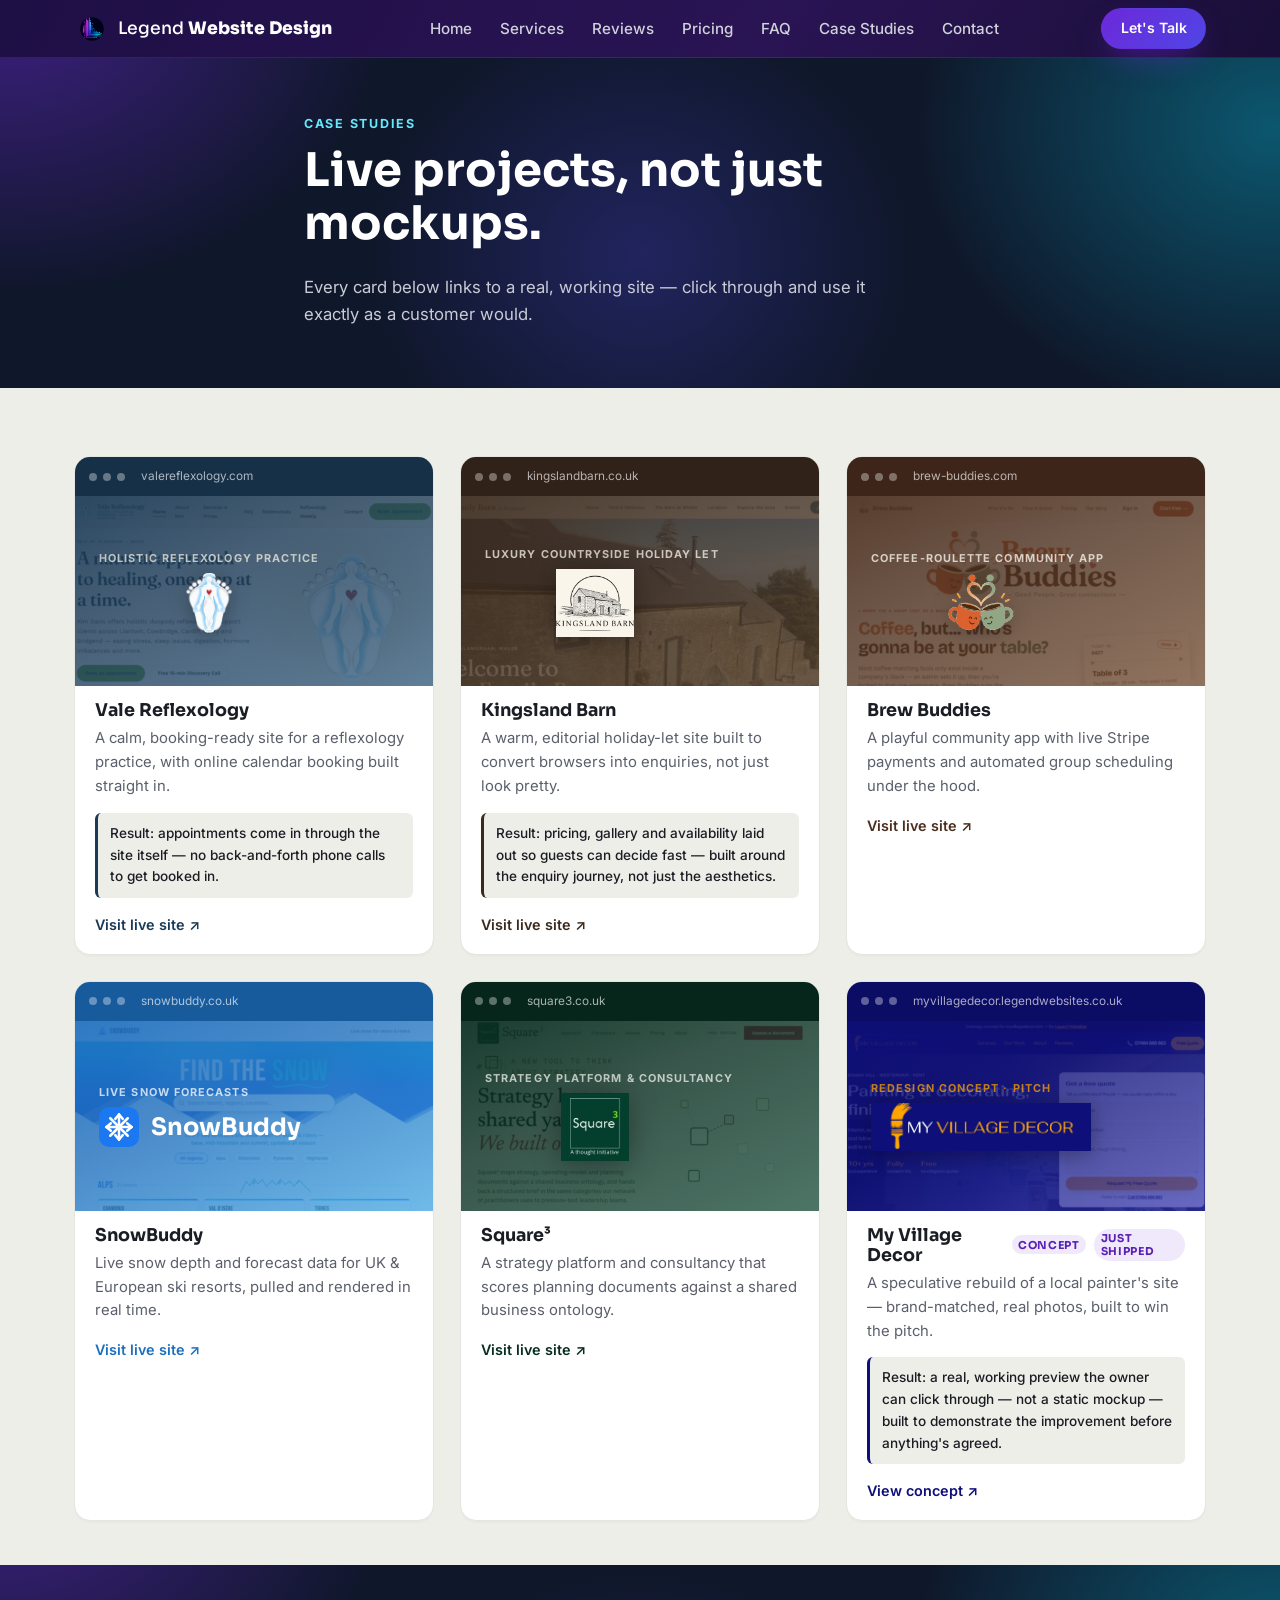
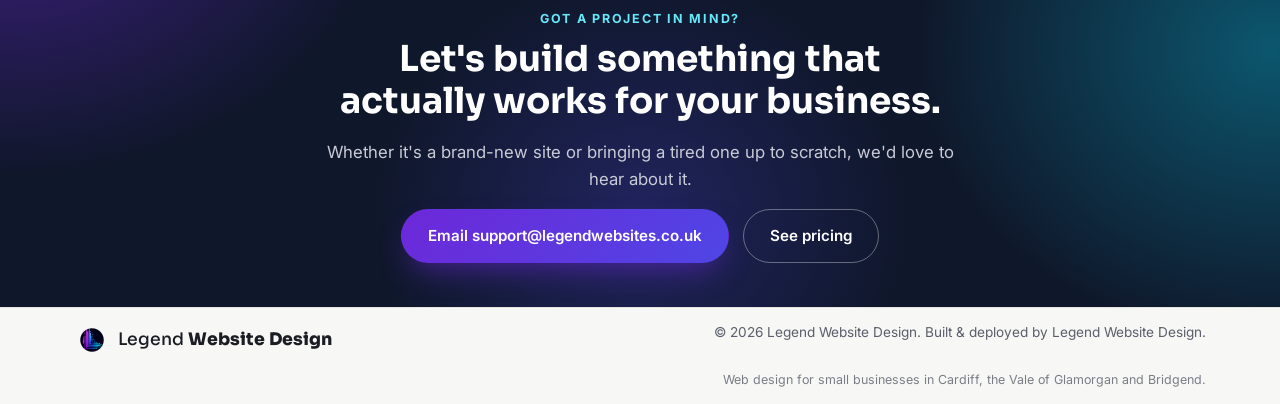
<file: website/case-studies.html>
<!DOCTYPE html>
<html lang="en">
<head>
<meta charset="UTF-8">
<meta name="viewport" content="width=device-width, initial-scale=1.0">
<title>Case Studies | Real UK Web Design Projects | Legend Website Design</title>
<meta name="description" content="Real, live websites built by Legend Website Design for small businesses across Cardiff, the Vale of Glamorgan, Bridgend and beyond — booking systems, online payments, brand redesigns and more. Every project links to a working site.">
<meta name="robots" content="index, follow">
<link rel="canonical" href="https://www.legendwebsites.co.uk/case-studies">
<meta name="theme-color" content="#0f172a">

<meta property="og:type" content="website">
<meta property="og:site_name" content="Legend Website Design">
<meta property="og:locale" content="en_GB">
<meta property="og:url" content="https://www.legendwebsites.co.uk/case-studies">
<meta property="og:title" content="Case Studies | Real UK Web Design Projects | Legend Website Design">
<meta property="og:description" content="Real, live websites built by Legend Website Design for UK small businesses — every project links to a working site.">
<meta property="og:image" content="https://www.legendwebsites.co.uk/assets/og-image.jpg">
<meta property="og:image:width" content="1200">
<meta property="og:image:height" content="630">

<meta name="twitter:card" content="summary_large_image">
<meta name="twitter:title" content="Case Studies | Real UK Web Design Projects | Legend Website Design">
<meta name="twitter:description" content="Real, live websites built by Legend Website Design for UK small businesses — every project links to a working site.">
<meta name="twitter:image" content="https://www.legendwebsites.co.uk/assets/og-image.jpg">

<link rel="icon" href="/favicon.ico" sizes="any">
<link rel="icon" type="image/png" href="assets/favicon-dark-32.png" media="(prefers-color-scheme: dark)">
<link rel="icon" type="image/png" href="assets/favicon-light-32.png" media="(prefers-color-scheme: light)">
<link rel="icon" type="image/png" sizes="192x192" href="assets/favicon-dark-192.png">
<link rel="apple-touch-icon" href="assets/apple-touch-icon.png">
<link rel="preconnect" href="https://fonts.googleapis.com">
<link rel="preconnect" href="https://fonts.gstatic.com" crossorigin>
<link href="https://fonts.googleapis.com/css2?family=Sora:wght@400;500;600;700;800&family=Inter:wght@400;500;600;700&family=Fraunces:ital,wght@1,500;1,600&display=swap" rel="stylesheet">
<link rel="stylesheet" href="styles.css?v=20261007">
<script type="application/ld+json">
{
  "@context": "https://schema.org",
  "@type": "BreadcrumbList",
  "itemListElement": [
    { "@type": "ListItem", "position": 1, "name": "Home", "item": "https://www.legendwebsites.co.uk/" },
    { "@type": "ListItem", "position": 2, "name": "Case Studies", "item": "https://www.legendwebsites.co.uk/case-studies" }
  ]
}
</script>
<script type="application/ld+json">
{
  "@context": "https://schema.org",
  "@type": "ItemList",
  "itemListElement": [
    { "@type": "ListItem", "position": 1, "name": "Vale Reflexology", "url": "https://www.valereflexology.com" },
    { "@type": "ListItem", "position": 2, "name": "Kingsland Barn", "url": "https://kingslandbarn.co.uk" },
    { "@type": "ListItem", "position": 3, "name": "Brew Buddies", "url": "https://www.brew-buddies.com" },
    { "@type": "ListItem", "position": 4, "name": "SnowBuddy", "url": "https://www.snowbuddy.co.uk" },
    { "@type": "ListItem", "position": 5, "name": "Square³", "url": "https://square3.co.uk" },
    { "@type": "ListItem", "position": 6, "name": "My Village Decor", "url": "https://myvillagedecor.legendwebsites.co.uk" }
  ]
}
</script>
</head>
<body>

<header class="site-header" id="top">
  <div class="wrap header-inner">
    <a class="brand" href="/">
      <img src="assets/logo-circle-120.png" alt="" class="brand-mark" aria-hidden="true">
      <span class="brand-text">Legend <strong>Website Design</strong></span>
    </a>
    <nav class="main-nav" aria-label="Primary">
      <a href="/">Home</a>
      <a href="/#services">Services</a>
      <a href="/#reviews">Reviews</a>
      <a href="/#pricing">Pricing</a>
      <a href="/#faq">FAQ</a>
      <a href="/case-studies" aria-current="page">Case Studies</a>
      <a href="/#contact">Contact</a>
    </nav>
    <a href="/#contact" class="btn btn-primary btn-sm header-cta">Let's Talk</a>
    <button class="nav-toggle" aria-label="Open menu" aria-expanded="false" id="navToggle">
      <span></span><span></span><span></span>
    </button>
  </div>
</header>

<main>

  <section class="cs-hero">
    <div class="hero-glow" aria-hidden="true"></div>
    <div class="wrap cs-hero-inner">
      <p class="eyebrow">Case studies</p>
      <h1>Live projects, not just mockups.</h1>
      <p class="hero-lede">Every card below links to a real, working site — click through and use it exactly as a customer would.</p>
    </div>
  </section>

  <section class="work" id="work">
    <div class="wrap">
      <div class="portfolio-grid">

        <a class="portfolio-card" href="https://www.valereflexology.com" target="_blank" rel="noopener" style="--pc-bg:#1B3A56; --pc-bg2:#2A5578; --pc-fg:#F2EEE0; --pc-font:'Fraunces', serif; --pc-shot:url('assets/vale-shot.jpg');">
          <div class="browser-frame">
            <div class="browser-chrome"><span></span><span></span><span></span><em>valereflexology.com</em></div>
            <div class="browser-body">
              <img class="pc-shot-img" src="assets/vale-tall.jpg" alt="" loading="lazy">
              <p class="pc-eyebrow">Holistic reflexology practice</p>
              <img class="pc-logo" src="assets/vale-logo.png" alt="Vale Reflexology">
            </div>
          </div>
          <div class="portfolio-meta">
            <h3>Vale Reflexology</h3>
            <p>A calm, booking-ready site for a reflexology practice, with online calendar booking built straight in.</p>
            <p class="portfolio-result">Result: appointments come in through the site itself — no back-and-forth phone calls to get booked in.</p>
            <span class="portfolio-link">Visit live site ↗</span>
          </div>
        </a>

        <a class="portfolio-card" href="https://kingslandbarn.co.uk" target="_blank" rel="noopener" style="--pc-bg:#3B2A1E; --pc-bg2:#5A4530; --pc-fg:#FAF5EA; --pc-font:'Fraunces', serif; --pc-shot:url('assets/barn-shot.jpg');">
          <div class="browser-frame">
            <div class="browser-chrome"><span></span><span></span><span></span><em>kingslandbarn.co.uk</em></div>
            <div class="browser-body">
              <img class="pc-shot-img" src="assets/barn-tall.jpg" alt="" loading="lazy">
              <p class="pc-eyebrow">Luxury countryside holiday let</p>
              <img class="pc-logo pc-logo-badge" src="assets/barn-logo.png" alt="Kingsland Barn">
            </div>
          </div>
          <div class="portfolio-meta">
            <h3>Kingsland Barn</h3>
            <p>A warm, editorial holiday-let site built to convert browsers into enquiries, not just look pretty.</p>
            <p class="portfolio-result">Result: pricing, gallery and availability laid out so guests can decide fast — built around the enquiry journey, not just the aesthetics.</p>
            <span class="portfolio-link">Visit live site ↗</span>
          </div>
        </a>

        <a class="portfolio-card" href="https://www.brew-buddies.com" target="_blank" rel="noopener" style="--pc-bg:#4A2E1E; --pc-bg2:#6B4429; --pc-fg:#FFFBF3; --pc-font:'Sora', sans-serif; --pc-shot:url('assets/brewbuddies-shot.jpg');">
          <div class="browser-frame">
            <div class="browser-chrome"><span></span><span></span><span></span><em>brew-buddies.com</em></div>
            <div class="browser-body">
              <img class="pc-shot-img" src="assets/brewbuddies-tall.jpg" alt="" loading="lazy">
              <p class="pc-eyebrow">Coffee-roulette community app</p>
              <img class="pc-logo" src="assets/brewbuddies-logo.png" alt="Brew Buddies">
            </div>
          </div>
          <div class="portfolio-meta">
            <h3>Brew Buddies</h3>
            <p>A playful community app with live Stripe payments and automated group scheduling under the hood.</p>
            <span class="portfolio-link">Visit live site ↗</span>
          </div>
        </a>

        <a class="portfolio-card" href="https://www.snowbuddy.co.uk" target="_blank" rel="noopener" style="--pc-bg:#1D6FBF; --pc-bg2:#3FA7E6; --pc-fg:#FFFFFF; --pc-font:'Sora', sans-serif; --pc-shot:url('assets/snowbuddy-shot.jpg');">
          <div class="browser-frame">
            <div class="browser-chrome"><span></span><span></span><span></span><em>snowbuddy.co.uk</em></div>
            <div class="browser-body">
              <img class="pc-shot-img" src="assets/snowbuddy-tall.jpg" alt="" loading="lazy">
              <p class="pc-eyebrow">Live snow forecasts</p>
              <div class="pc-lockup">
                <img class="pc-logo pc-logo-icon" src="assets/snowbuddy-logo.svg" alt="">
                <p class="pc-heading">SnowBuddy</p>
              </div>
            </div>
          </div>
          <div class="portfolio-meta">
            <h3>SnowBuddy</h3>
            <p>Live snow depth and forecast data for UK &amp; European ski resorts, pulled and rendered in real time.</p>
            <span class="portfolio-link">Visit live site ↗</span>
          </div>
        </a>

        <a class="portfolio-card" href="https://square3.co.uk" target="_blank" rel="noopener" style="--pc-bg:#082E21; --pc-bg2:#124A36; --pc-fg:#F1F3EE; --pc-font:'Sora', serif; --pc-shot:url('assets/square3-shot.jpg');">
          <div class="browser-frame">
            <div class="browser-chrome"><span></span><span></span><span></span><em>square3.co.uk</em></div>
            <div class="browser-body">
              <img class="pc-shot-img" src="assets/square3-tall.jpg" alt="" loading="lazy">
              <p class="pc-eyebrow">Strategy platform &amp; consultancy</p>
              <img class="pc-logo pc-logo-badge" src="assets/square3-logo.png" alt="Square³">
            </div>
          </div>
          <div class="portfolio-meta">
            <h3>Square³</h3>
            <p>A strategy platform and consultancy that scores planning documents against a shared business ontology.</p>
            <span class="portfolio-link">Visit live site ↗</span>
          </div>
        </a>

        <a class="portfolio-card" href="https://myvillagedecor.legendwebsites.co.uk" target="_blank" rel="noopener" style="--pc-bg:#0E0F79; --pc-bg2:#3335B0; --pc-fg:#FFA500; --pc-font:'Sora', sans-serif; --pc-shot:url('assets/myvillagedecor-shot.jpg');">
          <div class="browser-frame">
            <div class="browser-chrome"><span></span><span></span><span></span><em>myvillagedecor.legendwebsites.co.uk</em></div>
            <div class="browser-body">
              <img class="pc-shot-img" src="assets/myvillagedecor-tall.jpg" alt="" loading="lazy">
              <p class="pc-eyebrow">Redesign concept &middot; pitch</p>
              <img class="pc-logo" src="assets/myvillagedecor-logo.png" alt="My Village Decor">
            </div>
          </div>
          <div class="portfolio-meta">
            <h3>My Village Decor <span class="tag">Concept</span> <span class="tag tag-new">Just shipped</span></h3>
            <p>A speculative rebuild of a local painter's site — brand-matched, real photos, built to win the pitch.</p>
            <p class="portfolio-result">Result: a real, working preview the owner can click through — not a static mockup — built to demonstrate the improvement before anything's agreed.</p>
            <span class="portfolio-link">View concept ↗</span>
          </div>
        </a>

      </div>
    </div>
  </section>

  <section class="contact" id="contact">
    <div class="hero-glow hero-glow-contact" aria-hidden="true"></div>
    <div class="wrap contact-inner">
      <p class="eyebrow">Got a project in mind?</p>
      <h2 class="section-title">Let's build something that actually works for your business.</h2>
      <p class="contact-lede">Whether it's a brand-new site or bringing a tired one up to scratch, we'd love to hear about it.</p>
      <div class="contact-actions">
        <a href="mailto:support@legendwebsites.co.uk?subject=New%20project%20enquiry" class="btn btn-primary">Email support@legendwebsites.co.uk</a>
        <a href="/#pricing" class="btn btn-outline">See pricing</a>
      </div>
    </div>
  </section>

</main>

<footer class="site-footer">
  <div class="wrap footer-inner">
    <a class="brand" href="/">
      <img src="assets/logo-circle-120.png" alt="" class="brand-mark" aria-hidden="true">
      <span class="brand-text">Legend <strong>Website Design</strong></span>
    </a>
    <p>&copy; <span id="year"></span> Legend Website Design. Built &amp; deployed by Legend Website Design.</p>
    <p class="footer-areas">Web design for small businesses in Cardiff, the Vale of Glamorgan and Bridgend.</p>
  </div>
</footer>

<script src="script.js"></script>
</body>
</html>
</file>
<file: website/styles.css>
:root {
  --ink: #0f172a;
  --ink-soft: #161f38;
  --ink-line: rgba(255,255,255,.1);
  --paper: #f7f7f5;
  --paper-deep: #eeeee9;
  --line: #e4e4e0;
  --text: #1b1d24;
  --text-soft: #5b5f6b;
  --violet: #6d28d9;
  --violet-deep: #5b21b6;
  --indigo: #4f46e5;
  --indigo-deep: #4338ca;
  --cyan: #06b6d4;
  --cyan-deep: #0e7490;
  --grad-brand: linear-gradient(135deg, var(--violet), var(--indigo) 50%, var(--cyan));
  --radius: 16px;
  --shadow: 0 24px 50px -24px rgba(11, 13, 18, 0.45);
  --container: 1180px;
}

* { box-sizing: border-box; }
html { scroll-behavior: smooth; }

body {
  margin: 0;
  font-family: 'Inter', -apple-system, BlinkMacSystemFont, sans-serif;
  color: var(--text);
  background:
    radial-gradient(circle, rgba(79,70,229,.09) 1px, transparent 1.4px);
  background-size: 22px 22px;
  background-color: var(--paper);
  line-height: 1.6;
}

h1, h2, h3 {
  font-family: 'Sora', 'Inter', sans-serif;
  font-weight: 700;
  line-height: 1.15;
  margin: 0 0 .5em;
  color: var(--text);
}

p { margin: 0 0 1em; color: var(--text-soft); }
a { color: inherit; text-decoration: none; }
img, svg { max-width: 100%; }

.wrap { max-width: var(--container); margin: 0 auto; padding: 0 24px; }

.sr-only {
  position: absolute; width: 1px; height: 1px; padding: 0; margin: -1px;
  overflow: hidden; clip: rect(0,0,0,0); white-space: nowrap; border: 0;
}

.eyebrow {
  text-transform: uppercase;
  letter-spacing: .14em;
  font-size: .78rem;
  font-weight: 700;
  color: var(--cyan);
  margin: 0 0 .75em;
}
.eyebrow.center { text-align: center; }

.section-title { font-size: clamp(1.7rem, 2.8vw, 2.4rem); }
.section-title.center { text-align: center; margin-left: auto; margin-right: auto; max-width: 620px; }
.section-note { color: var(--text-soft); font-size: .92rem; }
.section-note.center { text-align: center; margin-top: -8px; }

.btn {
  display: inline-flex;
  align-items: center;
  justify-content: center;
  padding: .9em 1.7em;
  border-radius: 999px;
  font-weight: 600;
  font-size: .95rem;
  font-family: 'Inter', sans-serif;
  border: 1.5px solid transparent;
  cursor: pointer;
  transition: transform .15s ease, box-shadow .15s ease, background .15s ease;
}
.btn-primary {
  background: linear-gradient(135deg, var(--violet), var(--indigo));
  color: #fff;
  box-shadow: 0 14px 30px -10px rgba(109, 40, 217, .6);
}
.btn-primary:hover {
  background: linear-gradient(135deg, var(--violet-deep), var(--indigo));
  box-shadow: 0 18px 36px -8px rgba(79, 70, 229, .7);
  transform: translateY(-2px);
}
.btn-outline {
  background: transparent;
  border-color: rgba(255,255,255,.35);
  color: #fff;
}
.btn-outline:hover { background: rgba(255,255,255,.1); border-color: var(--cyan); transform: translateY(-2px); }
.btn-sm { padding: .6em 1.3em; font-size: .88rem; }
.btn-block { width: 100%; }

/* header */
.site-header {
  position: sticky;
  top: 0;
  z-index: 50;
  background: linear-gradient(120deg, #1e0f45, #2a1454 60%, #1a0f38);
  border-bottom: 1px solid rgba(255,255,255,.08);
}
.header-inner {
  display: flex;
  align-items: center;
  justify-content: space-between;
  gap: 20px;
  padding-top: 8px;
  padding-bottom: 8px;
}
.brand { display: flex; align-items: center; gap: 8px; }
.brand-mark {
  display: block;
  height: 36px;
  width: auto;
  mask-image: radial-gradient(circle, #000 44%, transparent 48%);
  -webkit-mask-image: radial-gradient(circle, #000 44%, transparent 48%);
}
.brand-text { font-family: 'Sora', sans-serif; font-weight: 500; font-size: 1.08rem; color: #fff; }
.brand-text strong { font-weight: 800; }

.main-nav { display: flex; align-items: center; gap: 28px; font-weight: 500; font-size: .95rem; }
.main-nav a { color: #cfd1db; }
.main-nav a:hover { color: #fff; }

.header-cta { margin-left: 4px; }

.nav-toggle {
  display: none;
  flex-direction: column;
  gap: 5px;
  background: none;
  border: none;
  cursor: pointer;
  padding: 8px;
}
.nav-toggle span { width: 22px; height: 2px; background: #fff; border-radius: 2px; }

/* hero */
.hero {
  position: relative;
  overflow: hidden;
  background: var(--ink);
  color: #fff;
}
.hero-glow {
  position: absolute; inset: -30% -15% auto -15%; height: 150%;
  background:
    radial-gradient(620px 480px at 12% 8%, rgba(109,40,217,.5), transparent 62%),
    radial-gradient(580px 480px at 88% 34%, rgba(6,182,212,.4), transparent 62%),
    radial-gradient(420px 380px at 50% 60%, rgba(79,70,229,.28), transparent 65%);
  pointer-events: none;
  animation: driftGlow 14s ease-in-out infinite alternate;
}
@keyframes driftGlow {
  0% { transform: translate(0, 0) scale(1); }
  100% { transform: translate(2%, 3%) scale(1.06); }
}
.hero-inner {
  position: relative; z-index: 2;
  padding: 46px 24px 38px;
  display: grid;
  grid-template-columns: 1.15fr .85fr;
  grid-template-rows: auto auto;
  gap: 40px;
  align-items: center;
}
.hero-heading {
  grid-column: 1 / -1;
  grid-row: 1;
  position: relative;
  z-index: 3;
  color: #fff;
  font-size: clamp(1.5rem, 2.9vw, 2.6rem);
  white-space: nowrap;
  text-shadow: 0 2px 24px rgba(0,0,0,.7), 0 1px 3px rgba(0,0,0,.9);
  margin: 0;
}
.hero-copy { grid-column: 1; grid-row: 2; }
.hero-visual {
  grid-column: 2;
  grid-row: 1 / 3;
  display: flex;
  justify-content: center;
  align-items: center;
}
.hero-logo-img {
  max-width: 100%;
  width: 100%;
  height: auto;
  filter: drop-shadow(0 20px 50px rgba(109,40,217,.4)) drop-shadow(0 6px 20px rgba(6,182,212,.2));
  animation: floatLogo 6s ease-in-out infinite;
}
@keyframes floatLogo {
  0%, 100% { transform: translateY(0); }
  50% { transform: translateY(-16px); }
}
.hero .eyebrow { color: #67e8f9; }
.rotate-word {
  display: inline-block;
  white-space: nowrap;
  font-family: 'Fraunces', serif;
  font-style: italic;
  font-weight: 600;
  color: #d8c8ff;
  text-shadow:
    -1.5px -1.5px 0 #000, 1.5px -1.5px 0 #000, -1.5px 1.5px 0 #000, 1.5px 1.5px 0 #000,
    0 -1.5px 0 #000, 0 1.5px 0 #000, -1.5px 0 0 #000, 1.5px 0 0 #000,
    0 0 10px rgba(0,0,0,.9),
    0 0 6px rgba(216,200,255,.9);
  transition: opacity .35s ease, transform .35s ease;
}
.rotate-word.is-swapping { opacity: 0; transform: translateY(10px); }
.hero-lede { color: #c9cbd6; font-size: 1.1rem; max-width: 600px; }
.hero-actions { display: flex; gap: 14px; flex-wrap: wrap; margin: 18px 0 26px; }
.hero-stats { list-style: none; display: flex; gap: 36px; padding: 0; margin: 0; flex-wrap: wrap; }
.hero-stats li { display: flex; flex-direction: column; }
.hero-stats strong {
  font-family: 'Sora', sans-serif;
  font-weight: 800;
  font-size: 1.6rem;
  color: #c4b5fd;
}
.hero-stats span { font-size: .82rem; color: #9598a6; }

.quickform {
  margin-top: 26px;
  max-width: 520px;
  background: rgba(255,255,255,.06);
  border: 1px solid rgba(255,255,255,.12);
  border-radius: var(--radius);
  padding: 18px;
  backdrop-filter: blur(6px);
}
.quickform-title { font-family: 'Sora', sans-serif; font-weight: 700; color: #fff; font-size: .95rem; margin: 0 0 10px; }
.quickform-row { display: flex; gap: 10px; margin-bottom: 10px; }
.quickform input {
  font: inherit;
  font-size: .92rem;
  padding: .7em .9em;
  border-radius: 8px;
  border: 1px solid rgba(255,255,255,.18);
  background: rgba(255,255,255,.06);
  color: #fff;
  width: 100%;
}
.quickform input::placeholder { color: #9598a6; }
.quickform input:focus { outline: 2px solid var(--cyan); outline-offset: 1px; }
.quickform input + input { margin-top: 0; }
.quickform > input { width: 100%; margin-bottom: 10px; }
.quickform .btn { margin-top: 2px; }

.cs-hero { position: relative; overflow: hidden; background: var(--ink); color: #fff; }
.cs-hero-inner { position: relative; z-index: 2; padding: 56px 24px 44px; max-width: 720px; }
.cs-hero .eyebrow { color: #67e8f9; }
.cs-hero h1 { color: #fff; font-size: clamp(2rem, 4vw, 2.9rem); }
.cs-hero .hero-lede { color: #c9cbd6; font-size: 1.05rem; }

/* trust bar */
.trustbar { padding: 28px 0; }
.trustbar-label {
  text-align: center;
  text-transform: uppercase;
  letter-spacing: .12em;
  font-size: .72rem;
  font-weight: 700;
  color: var(--text-soft);
  margin: 0 0 18px;
}
.trustbar-logos {
  display: flex;
  align-items: center;
  justify-content: center;
  flex-wrap: wrap;
  gap: 34px;
}
.trustbar-logos img {
  height: 34px;
  width: auto;
  max-width: 130px;
  object-fit: contain;
  filter: grayscale(1) opacity(.55);
  transition: filter .2s ease;
}
.trustbar-logos img:hover { filter: grayscale(0) opacity(1); }

/* services */
.services { padding: 44px 0; }
.service-grid {
  display: grid;
  grid-template-columns: repeat(auto-fit, minmax(min(230px, 100%), 1fr));
  gap: 22px;
  margin-top: 24px;
}
.service-card {
  position: relative;
  background: #fff;
  border: 1px solid var(--line);
  border-radius: var(--radius);
  padding: 18px 22px;
  overflow: hidden;
  transition: transform .18s ease, box-shadow .18s ease, border-color .18s ease;
}
.service-card::before {
  content: "";
  position: absolute; top: 0; left: 0; right: 0; height: 3px;
  background: var(--grad-brand);
  transform: scaleX(0);
  transform-origin: left;
  transition: transform .25s ease;
}
.service-card:hover {
  transform: translateY(-5px);
  box-shadow: 0 26px 48px -20px rgba(79, 70, 229, .35);
  border-color: transparent;
}
.service-card:hover::before { transform: scaleX(1); }
.service-icon {
  width: 50px; height: 50px;
  display: flex; align-items: center; justify-content: center;
  background: linear-gradient(135deg, rgba(109,40,217,.12), rgba(6,182,212,.12));
  border-radius: 12px;
  color: var(--violet-deep);
  margin-bottom: 16px;
  transition: transform .2s ease;
}
.service-card:hover .service-icon { transform: scale(1.08) rotate(-4deg); }
.service-icon svg { width: 24px; height: 24px; }
.service-card h3 { font-size: 1.08rem; margin-bottom: .4em; }
.service-card p { font-size: .93rem; margin: 0; }

/* what makes us different */
.different {
  position: relative;
  overflow: hidden;
  background: linear-gradient(to bottom, var(--ink) 0%, var(--violet) 35%, var(--violet) 92%, var(--paper) 100%);
  color: #fff;
  padding: 44px 0 70px;
}
.hero-glow-different { inset: -20% -15% auto -15%; height: 130%; opacity: .7; }
.different .section-title { color: #fff; position: relative; z-index: 2; }
.different-grid {
  position: relative; z-index: 2;
  margin-top: 30px;
  display: grid;
  grid-template-columns: repeat(auto-fit, minmax(min(240px, 100%), 1fr));
  gap: 22px;
}
.different-card {
  background: rgba(255,255,255,.05);
  border: 1px solid rgba(255,255,255,.1);
  border-radius: var(--radius);
  padding: 22px;
}
.different-num {
  display: block;
  font-family: 'Sora', sans-serif;
  font-weight: 800;
  font-size: 1.6rem;
  color: #67e8f9;
  margin-bottom: 10px;
}
.different-card h3 { color: #fff; font-size: 1.02rem; margin-bottom: .5em; }
.different-card p { color: #c9cbd6; font-size: .9rem; margin: 0; }

/* pricing */
.pricing { padding: 44px 0; background: #fff; }
.pricing-table-wrap {
  margin-top: 30px;
  overflow-x: auto;
  border-radius: var(--radius);
  border: 1px solid var(--line);
}
.pricing-table {
  width: 100%;
  min-width: 760px;
  border-collapse: collapse;
  font-size: .88rem;
}
.pricing-table thead th {
  background: var(--ink);
  color: #fff;
  padding: 16px 12px;
  text-align: center;
  vertical-align: top;
}
.pricing-table thead th.pricing-row-label { background: var(--ink-soft); }
.pt-tier { display: block; font-family: 'Sora', sans-serif; font-weight: 700; font-size: .92rem; margin-bottom: 6px; }
.pt-price {
  display: block;
  font-family: 'Sora', sans-serif;
  font-weight: 800;
  font-size: 1.3rem;
  color: var(--violet-deep);
}
.pt-price-note { display: block; font-size: .68rem; color: #9598a6; text-transform: uppercase; letter-spacing: .06em; margin-top: 2px; }

.pricing-table tbody th {
  text-align: left;
  padding: 11px 14px;
  font-weight: 600;
  color: var(--text);
  white-space: nowrap;
  border-top: 1px solid var(--line);
}
.pricing-table tbody td {
  text-align: center;
  padding: 11px 8px;
  border-top: 1px solid var(--line);
  color: var(--text-soft);
}
.pricing-table tbody tr:nth-child(even) { background: var(--paper); }
.pricing-table td.yes { color: var(--cyan-deep); font-weight: 700; font-size: 1.05rem; }
.pricing-table td.no { color: #c7c9d1; }
.pricing-table td.opt { font-size: .8rem; font-style: italic; color: var(--violet-deep); }
.pricing-table td.spanned { font-weight: 600; color: var(--text); font-style: italic; }

.pricing-aftercare { text-align: center; margin: 22px auto 6px; max-width: 640px; color: var(--text); }
.pricing-disclaimer { text-align: center; margin: 0 auto; max-width: 700px; font-size: .82rem; color: var(--text-soft); }
.pricing-cta { display: flex; justify-content: center; margin-top: 26px; }

/* work / portfolio */
.work { padding: 44px 0; background: var(--paper-deep); }

.filmstrip-outer {
  margin-top: 26px;
  overflow: hidden;
  -webkit-mask-image: linear-gradient(90deg, transparent 0%, #000 6%, #000 94%, transparent 100%);
  mask-image: linear-gradient(90deg, transparent 0%, #000 6%, #000 94%, transparent 100%);
}
.filmstrip-track {
  display: flex;
  gap: 16px;
  width: max-content;
  padding: 4px 0;
  animation: filmstripScroll 130s linear infinite;
}
.filmstrip-outer:hover .filmstrip-track { animation-play-state: paused; }
@keyframes filmstripScroll {
  from { transform: translateX(0); }
  to { transform: translateX(-50%); }
}
.filmstrip-tile {
  position: relative;
  flex: none;
  width: 260px;
  height: 170px;
  border-radius: 12px;
  overflow: hidden;
  display: block;
  box-shadow: 0 12px 26px -14px rgba(11,13,18,.35);
  transition: transform .2s ease;
}
.filmstrip-tile:hover { transform: translateY(-4px); }
.filmstrip-tile img { width: 100%; height: 100%; object-fit: cover; object-position: top; display: block; }
.filmstrip-tile span {
  position: absolute; left: 0; right: 0; bottom: 0;
  padding: 8px 12px 7px;
  font-size: .76rem;
  font-weight: 600;
  color: #fff;
  background: linear-gradient(to top, rgba(11,13,18,.8), transparent);
}
.portfolio-grid {
  margin-top: 24px;
  display: grid;
  grid-template-columns: repeat(auto-fit, minmax(min(320px, 100%), 1fr));
  gap: 26px;
}
.portfolio-card {
  display: block;
  background: #fff;
  border: 1px solid var(--line);
  border-radius: var(--radius);
  overflow: hidden;
  box-shadow: 0 2px 0 rgba(0,0,0,.02);
  transition: transform .22s ease, box-shadow .22s ease;
}
.portfolio-card:hover {
  transform: translateY(-7px) scale(1.012);
  box-shadow: 0 30px 55px -18px color-mix(in srgb, var(--pc-bg) 55%, transparent);
}

.browser-frame { background: var(--pc-bg); color: var(--pc-fg); }
.browser-chrome {
  display: flex; align-items: center; gap: 6px;
  padding: 10px 14px;
  background: rgba(0,0,0,.18);
}
.browser-chrome span {
  width: 8px; height: 8px; border-radius: 50%;
  background: rgba(255,255,255,.35);
  display: inline-block;
}
.browser-chrome em {
  font-style: normal;
  margin-left: 10px;
  font-size: .74rem;
  color: rgba(255,255,255,.65);
  font-family: 'Inter', monospace;
  overflow: hidden;
  text-overflow: ellipsis;
  white-space: nowrap;
}
.browser-body {
  position: relative;
  padding: 32px 24px;
  background-image: var(--pc-shot);
  background-size: cover;
  background-position: top center;
  height: 190px;
  display: flex;
  flex-direction: column;
  justify-content: center;
  overflow: hidden;
}
.pc-shot-img {
  position: absolute;
  top: 0; left: 0;
  width: 100%;
  height: auto;
  z-index: 0;
  opacity: 0;
  transform: translateY(0);
  transition: opacity .5s ease, transform 9s linear;
}
.portfolio-card:hover .pc-shot-img { opacity: 1; transform: translateY(-68%); }
.browser-body::before {
  content: "";
  position: absolute; inset: 0;
  z-index: 1;
  background: linear-gradient(155deg,
    color-mix(in srgb, var(--pc-bg) 92%, transparent) 0%,
    color-mix(in srgb, var(--pc-bg) 78%, transparent) 40%,
    color-mix(in srgb, var(--pc-bg2) 72%, transparent) 100%);
  transition: opacity .4s ease;
}
.portfolio-card:hover .browser-body::before { opacity: .55; }
.browser-body > :not(.pc-shot-img) { position: relative; z-index: 2; }
.pc-eyebrow {
  font-family: 'Inter', sans-serif;
  text-transform: uppercase;
  letter-spacing: .1em;
  font-size: .68rem;
  font-weight: 700;
  color: var(--pc-fg);
  opacity: .75;
  margin: 0 0 .5em;
}
.pc-heading {
  font-family: var(--pc-font);
  font-size: 1.7rem;
  font-weight: 700;
  color: var(--pc-fg);
  margin: 0;
}
.pc-logo {
  max-height: 60px;
  width: auto;
  max-width: 220px;
  object-fit: contain;
  display: block;
  filter: drop-shadow(0 3px 10px rgba(0,0,0,.3));
}
.pc-logo-badge {
  max-height: 68px;
  border-radius: 8px;
  filter: drop-shadow(0 4px 14px rgba(0,0,0,.35));
}
.pc-lockup { display: flex; align-items: center; gap: 12px; }
.pc-lockup .pc-logo-icon { max-height: 40px; filter: none; }
.pc-lockup .pc-heading { font-size: 1.5rem; }
.portfolio-meta { padding: 14px 20px 16px; }
.portfolio-meta h3 {
  font-size: 1.1rem;
  margin-bottom: .4em;
  display: flex; align-items: center; gap: 8px;
}
.portfolio-meta .tag {
  font-size: .68rem;
  text-transform: uppercase;
  letter-spacing: .06em;
  font-weight: 700;
  color: var(--violet-deep);
  background: rgba(109,40,217,.1);
  padding: .3em .6em;
  border-radius: 999px;
}
.portfolio-meta p { font-size: .93rem; margin: 0 0 14px; }
.portfolio-result {
  font-size: .85rem !important;
  color: var(--text) !important;
  font-weight: 500;
  padding: 10px 12px;
  background: var(--paper-deep);
  border-left: 3px solid var(--pc-bg);
  border-radius: 6px;
}
.tag-new { color: var(--cyan-deep); background: rgba(6,182,212,.1); }
.portfolio-link { font-weight: 600; font-size: .9rem; color: var(--pc-bg); }
.portfolio-card:hover .portfolio-link { text-decoration: underline; }

/* testimonials */
.testimonials { padding: 44px 0; background: #fff; }
.testimonial-scroll-outer {
  margin-top: 24px;
  overflow-x: auto;
  overflow-y: hidden;
  scroll-behavior: auto;
  cursor: grab;
  -webkit-mask-image: linear-gradient(90deg, transparent 0%, #000 3%, #000 97%, transparent 100%);
  mask-image: linear-gradient(90deg, transparent 0%, #000 3%, #000 97%, transparent 100%);
  scrollbar-width: none;
  -ms-overflow-style: none;
}
.testimonial-scroll-outer::-webkit-scrollbar { display: none; }
.testimonial-scroll-outer.is-dragging { cursor: grabbing; }
.testimonial-scroll {
  display: flex;
  gap: 20px;
  width: max-content;
  padding: 4px 0 14px;
  user-select: none;
}
.testimonial-card {
  flex: none;
  width: min(340px, 82vw);
  margin: 0;
  background: var(--paper);
  border: 1px solid var(--line);
  border-radius: var(--radius);
  padding: 22px;
}
.testimonial-card p { color: var(--text); font-size: .95rem; font-style: italic; margin: 0 0 10px; }
.testimonial-card cite { color: var(--text-soft); font-size: .82rem; font-style: normal; }

/* process */
.process { padding: 44px 0; }
.process-grid {
  margin-top: 28px;
  display: grid;
  grid-template-columns: repeat(auto-fit, minmax(min(220px, 100%), 1fr));
  gap: 30px;
  position: relative;
}
.process-grid::before {
  content: "";
  position: absolute;
  top: 26px;
  left: 6%;
  right: 6%;
  height: 2px;
  background: linear-gradient(90deg, var(--violet), var(--indigo), var(--cyan));
  opacity: .25;
}
.process-step { position: relative; }
.process-num {
  display: block;
  font-family: 'Sora', sans-serif;
  font-weight: 800;
  font-size: 2.2rem;
  color: var(--violet-deep);
  margin-bottom: 8px;
}
.process-step h3 { font-size: 1.05rem; margin-bottom: .4em; }
.process-step p { font-size: .92rem; margin: 0; }

/* about mini */
.about-mini { padding: 44px 0; }
.about-mini-inner {
  display: flex;
  align-items: center;
  gap: 32px;
}
.about-avatar {
  flex: none;
  width: 190px; height: 190px;
  border-radius: 50%;
  object-fit: cover;
  box-shadow: 0 14px 30px -12px rgba(109,40,217,.5);
}
.about-mini-copy .section-title { margin-bottom: .3em; }
.about-mini-copy p { margin: 0; max-width: 640px; }

/* faq */
.faq { padding: 44px 0; background: var(--paper-deep); }
.faq-list { margin-top: 24px; max-width: 760px; margin-left: auto; margin-right: auto; display: grid; gap: 12px; }
.faq-item {
  background: #fff;
  border: 1px solid var(--line);
  border-radius: 12px;
  padding: 4px 20px;
}
.faq-item summary {
  list-style: none;
  cursor: pointer;
  padding: 16px 0;
  font-family: 'Sora', sans-serif;
  font-weight: 600;
  font-size: .98rem;
  color: var(--text);
  display: flex;
  align-items: center;
  justify-content: space-between;
}
.faq-item summary::-webkit-details-marker { display: none; }
.faq-icon {
  flex: none;
  width: 22px; height: 22px;
  border-radius: 50%;
  background: var(--paper-deep);
  color: var(--violet-deep);
  display: flex; align-items: center; justify-content: center;
  position: relative;
}
.faq-icon::before, .faq-icon::after {
  content: "";
  position: absolute;
  background: var(--violet-deep);
  transition: transform .2s ease;
}
.faq-icon::before { width: 10px; height: 2px; }
.faq-icon::after { width: 2px; height: 10px; }
.faq-item[open] .faq-icon::after { transform: rotate(90deg) scaleX(0); }
.faq-item p { padding-bottom: 16px; margin: 0; font-size: .92rem; }

/* contact */
.contact {
  position: relative;
  overflow: hidden;
  background: var(--ink);
  color: #fff;
  padding: 44px 0;
  text-align: center;
}
.hero-glow-contact { inset: -40% -15% auto -15%; height: 190%; }
.contact-inner { position: relative; z-index: 2; max-width: 680px; margin: 0 auto; }
.contact .eyebrow { color: #67e8f9; justify-content: center; }
.contact .section-title { color: #fff; }
.contact-lede { color: #c9cbd6; font-size: 1.05rem; }

.contact-form {
  text-align: left;
  background: rgba(255,255,255,.06);
  border: 1px solid rgba(255,255,255,.12);
  border-radius: var(--radius);
  padding: 22px;
  margin-top: 24px;
  display: grid;
  gap: 12px;
}
.contact-form-row { display: flex; gap: 12px; }
.contact-form input, .contact-form textarea {
  font: inherit;
  font-size: .95rem;
  padding: .75em .95em;
  border-radius: 8px;
  border: 1px solid rgba(255,255,255,.18);
  background: rgba(255,255,255,.06);
  color: #fff;
  width: 100%;
  resize: vertical;
}
.contact-form input::placeholder, .contact-form textarea::placeholder { color: #9598a6; }
.contact-form input:focus, .contact-form textarea:focus { outline: 2px solid var(--cyan); outline-offset: 1px; }

.contact-actions { display: flex; gap: 14px; justify-content: center; flex-wrap: wrap; margin-top: 14px; }

/* footer */
.site-footer { background: var(--paper); color: var(--text-soft); padding: 14px 0; border-top: 1px solid var(--line); }
.site-footer .brand-text { color: var(--text); }
.footer-inner { display: flex; justify-content: space-between; align-items: center; flex-wrap: wrap; gap: 12px; font-size: .85rem; }
.footer-areas { font-size: .78rem; color: var(--text-soft); opacity: .8; margin: 0; width: 100%; text-align: right; }
@media (max-width: 760px) { .footer-areas { text-align: left; } }

@media (max-width: 760px) {
  .main-nav, .header-cta { display: none; }
  .nav-toggle { display: flex; }
  .header-inner { position: relative; }
  .main-nav.is-open {
    display: flex;
    flex-direction: column;
    align-items: flex-start;
    gap: 4px;
    position: absolute;
    top: 100%;
    left: 0;
    right: 0;
    background: var(--ink);
    border-bottom: 1px solid var(--ink-line);
    padding: 12px 24px 20px;
  }
  .main-nav.is-open a { width: 100%; padding: 10px 0; color: #fff; }
  .hero-inner { padding: 38px 24px 32px; grid-template-columns: 1fr; grid-template-rows: auto auto auto; gap: 26px; }
  .hero-heading { grid-column: 1; grid-row: 1; white-space: normal; text-shadow: none; }
  .hero-visual { grid-column: 1; grid-row: 2; order: -1; max-width: 320px; margin: 0 auto; }
  .hero-copy { grid-column: 1; grid-row: 3; }
  /* Phones: centre the hero copy to match the centred logo and section titles */
  .hero-inner { padding: 30px 24px 28px; gap: 20px; }
  .hero-heading { text-align: center; }
  .hero-visual { max-width: 250px; }
  .hero-copy { text-align: center; }
  .hero-lede { margin-left: auto; margin-right: auto; font-size: 1.02rem; }
  .hero-actions { justify-content: center; margin: 16px 0 22px; }
  .hero-stats { display: grid; grid-template-columns: 1fr 1fr; gap: 18px 12px; }
  .hero-stats li { align-items: center; text-align: center; }
  .quickform { margin-left: auto; margin-right: auto; }
  .quickform-title { text-align: center; }
  /* The connector line strikes through the "01" when the steps stack */
  .process-grid::before { display: none; }
  .quickform-row { flex-direction: column; }
  .contact-form-row { flex-direction: column; }
  .about-mini-inner { flex-direction: column; text-align: center; }
  .trustbar-logos { gap: 24px; }
}
</file>
